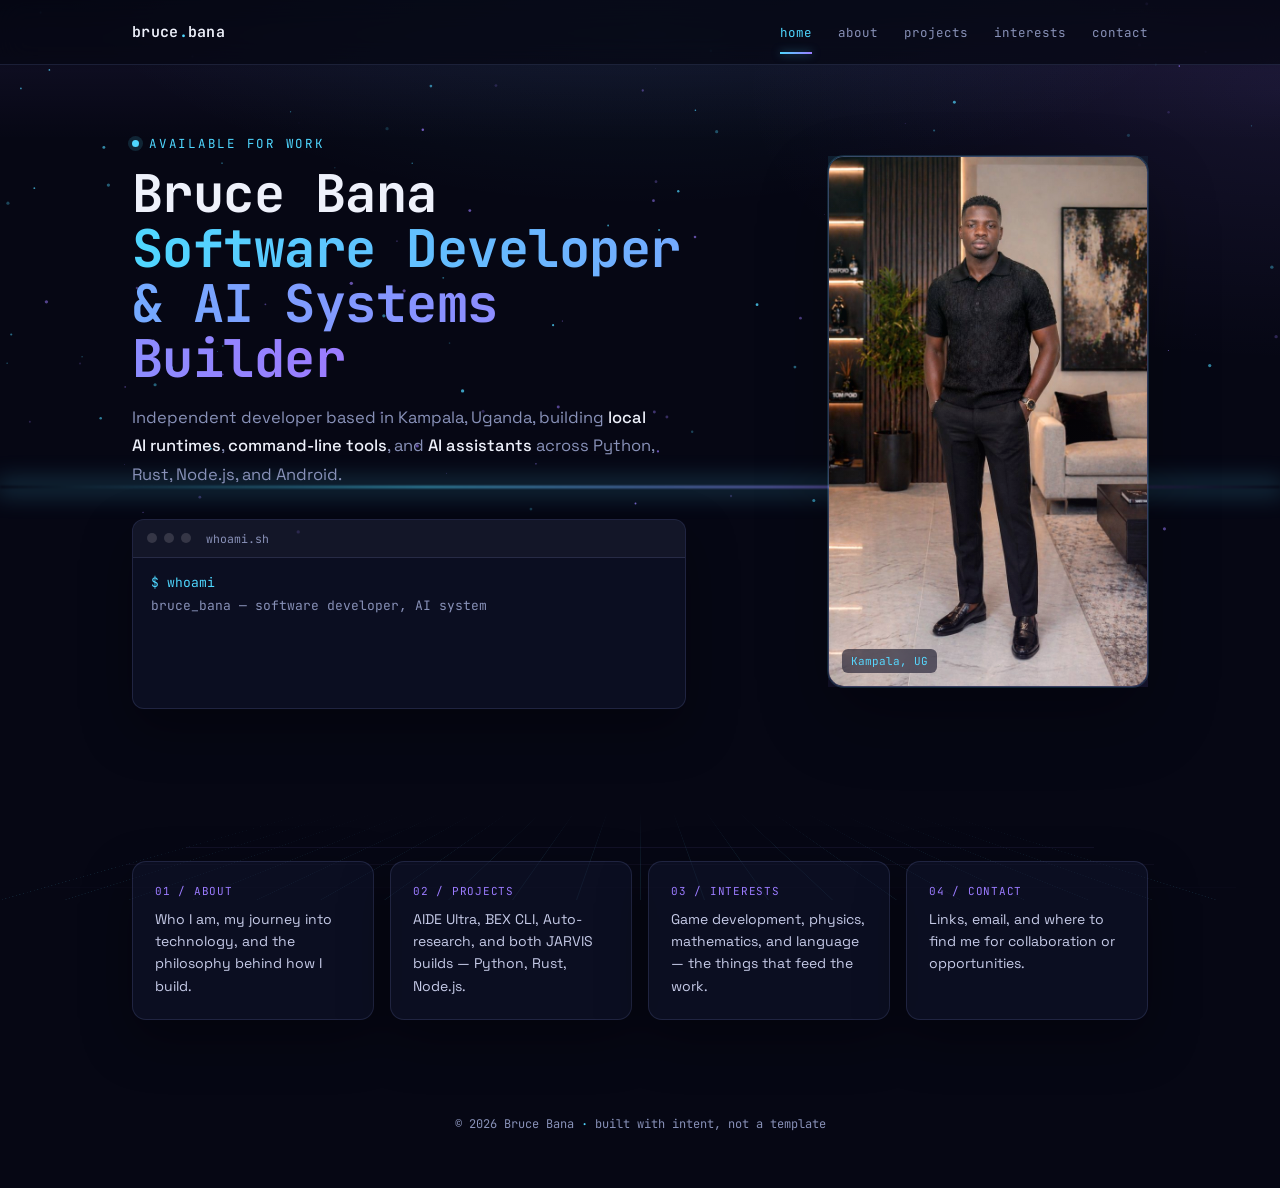
<file: index.html>
<!DOCTYPE html>
<html lang="en">
<head>
<meta charset="UTF-8">
<meta name="viewport" content="width=device-width, initial-scale=1.0">
<title>Bruce Bana | Software Developer & AI Systems Builder</title>
<meta name="theme-color" content="#060714">
<meta name="color-scheme" content="dark">
<meta name="description" content="Bruce Bana is a software developer building local AI runtimes, command-line tools, and AI assistants across Python, Rust, Node.js, and Android.">
<script type="application/ld+json">
{
 "@context":"https://schema.org",
 "@type":"Person",
 "name":"Bruce Bana",
 "alternateName":"Banalekaki Edward Joseph",
 "url":"https://brucebana00.medium.com",
 "jobTitle":"Software Developer",
 "sameAs":["https://medium.com/@brucebana00"]
}
</script>
<link rel="preconnect" href="https://fonts.googleapis.com">
<link rel="preconnect" href="https://fonts.gstatic.com" crossorigin>
<link href="https://fonts.googleapis.com/css2?family=JetBrains+Mono:wght@400;500;600;700&family=Space+Grotesk:wght@400;500;600;700&display=swap" rel="stylesheet">
<link rel="stylesheet" href="style.css">
<link rel="canonical" href="https://bruce-bana.github.io/bruce-Bana/">
</head>
<body data-page="home">

<div class="bg-layer">
  <canvas id="stars"></canvas>
  <div class="bg-grid"></div>
  <div class="horizon-glow"></div>
  <div class="scan-sweep"></div>
</div>

<nav>
  <div class="wrap">
    <a class="brand" href="index.html">bruce<span class="dot">.</span>bana</a>
    <div class="navlinks">
      <a href="index.html" data-page="home">home</a>
      <a href="about.html" data-page="about">about</a>
      <a href="projects.html" data-page="projects">projects</a>
      <a href="interests.html" data-page="interests">interests</a>
      <a href="contact.html" data-page="contact">contact</a>
    </div>
  </div>
</nav>

<main>
<header class="hero">
  <div class="wrap hero-grid">
    <div>
      <p class="eyebrow">available for work</p>
      <h1>Bruce Bana<br><span class="grad">Software Developer & AI Systems Builder</span></h1>
      <p class="role">Independent developer based in Kampala, Uganda, building <strong>local AI runtimes</strong>, <strong>command-line tools</strong>, and <strong>AI assistants</strong> across Python, Rust, Node.js, and Android.</p>
      <div class="term glass">
        <div class="term-bar"><span></span><span></span><span></span><div class="lbl">whoami.sh</div></div>
        <div class="term-body" id="termBody"></div>
      </div>
    </div>
    <div class="photo-wrap">
      <div class="photo-frame">
        <img src="profile.jpg" alt="Portrait of Bruce Bana">
        <div class="photo-tag">Kampala, UG</div>
      </div>
    </div>
  </div>
</header>

<section>
  <div class="wrap">
    <div class="int-grid">
      <a class="int-card glass" href="about.html" style="text-decoration:none;">
        <div class="ic-tag">01 / about</div>
        <p>Who I am, my journey into technology, and the philosophy behind how I build.</p>
      </a>
      <a class="int-card glass" href="projects.html" style="text-decoration:none;">
        <div class="ic-tag">02 / projects</div>
        <p>AIDE Ultra, BEX CLI, Auto-research, and both JARVIS builds — Python, Rust, Node.js.</p>
      </a>
      <a class="int-card glass" href="interests.html" style="text-decoration:none;">
        <div class="ic-tag">03 / interests</div>
        <p>Game development, physics, mathematics, and language — the things that feed the work.</p>
      </a>
      <a class="int-card glass" href="contact.html" style="text-decoration:none;">
        <div class="ic-tag">04 / contact</div>
        <p>Links, email, and where to find me for collaboration or opportunities.</p>
      </a>
    </div>
  </div>
</section>
</main>

<footer>
  <div class="wrap">© 2026 Bruce Bana <span class="dot">·</span> built with intent, not a template</div>
</footer>
<script src="script.js"></script>
</body>
</html>
</file>
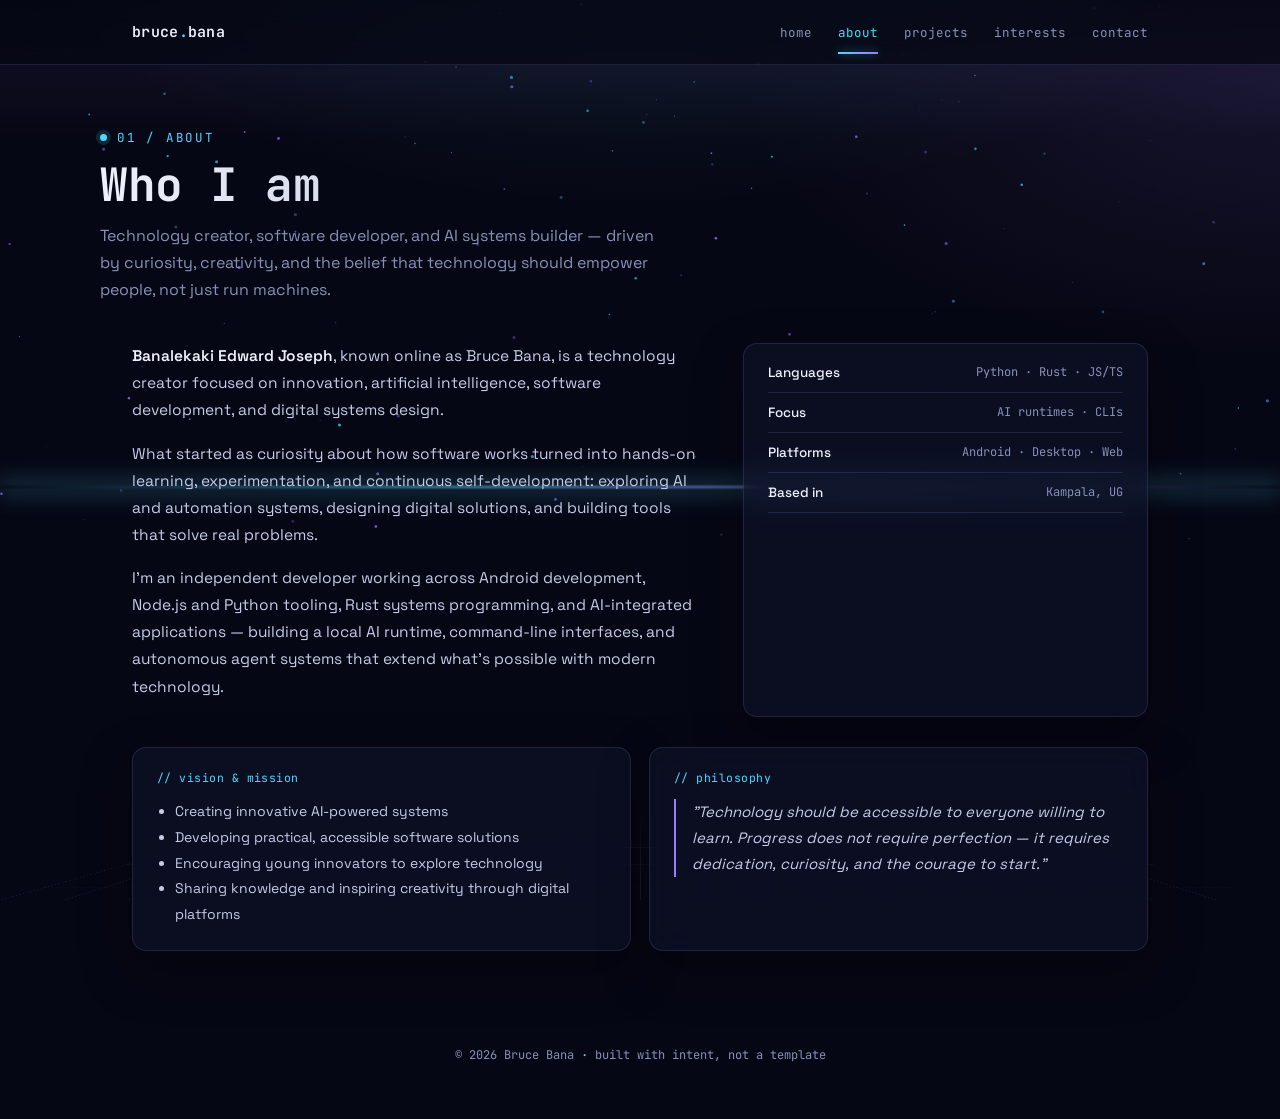
<file: about.html>
<!DOCTYPE html>
<html lang="en">
<head>
<meta charset="UTF-8">
<meta name="viewport" content="width=device-width, initial-scale=1.0">
<title>About | Bruce Bana</title>
<meta name="description" content="About Bruce Bana (Banalekaki Edward Joseph) — technology creator, software developer, and AI systems builder based in Kampala, Uganda.">
<link rel="preconnect" href="https://fonts.googleapis.com">
<link rel="preconnect" href="https://fonts.gstatic.com" crossorigin>
<link href="https://fonts.googleapis.com/css2?family=JetBrains+Mono:wght@400;500;600;700&family=Space+Grotesk:wght@400;500;600;700&display=swap" rel="stylesheet">
<link rel="stylesheet" href="style.css">
<link rel="canonical" href="https://bruce-bana.github.io/bruce-Bana/about.html">
</head>
<body data-page="about">

<div class="bg-layer">
  <canvas id="stars"></canvas>
  <div class="bg-grid"></div>
  <div class="horizon-glow"></div>
  <div class="scan-sweep"></div>
</div>

<nav>
  <div class="wrap">
    <a class="brand" href="index.html">bruce<span class="dot">.</span>bana</a>
    <div class="navlinks">
      <a href="index.html" data-page="home">home</a>
      <a href="about.html" data-page="about">about</a>
      <a href="projects.html" data-page="projects">projects</a>
      <a href="interests.html" data-page="interests">interests</a>
      <a href="contact.html" data-page="contact">contact</a>
    </div>
  </div>
</nav>

<main>
<div class="wrap page-head">
  <p class="eyebrow">01 / about</p>
  <h2 class="page-title">Who I am</h2>
  <p class="page-sub">Technology creator, software developer, and AI systems builder — driven by curiosity, creativity, and the belief that technology should empower people, not just run machines.</p>
</div>

<section style="padding-top:0; border-top:none;">
  <div class="wrap">
    <div class="about-grid">
      <div>
        <p><span class="legal-name">Banalekaki Edward Joseph</span>, known online as Bruce Bana, is a technology creator focused on innovation, artificial intelligence, software development, and digital systems design.</p>
        <p>What started as curiosity about how software works turned into hands-on learning, experimentation, and continuous self-development: exploring AI and automation systems, designing digital solutions, and building tools that solve real problems.</p>
        <p>I'm an independent developer working across Android development, Node.js and Python tooling, Rust systems programming, and AI-integrated applications — building a local AI runtime, command-line interfaces, and autonomous agent systems that extend what's possible with modern technology.</p>
      </div>
      <ul class="stack-list glass" style="padding:20px 24px; border-radius:14px;">
        <li><b>Languages</b><span>Python · Rust · JS/TS</span></li>
        <li><b>Focus</b><span>AI runtimes · CLIs</span></li>
        <li><b>Platforms</b><span>Android · Desktop · Web</span></li>
        <li><b>Based in</b><span>Kampala, UG</span></li>
      </ul>
    </div>

    <div class="vp-grid">
      <div class="vp-card glass">
        <div class="vp-tag">// vision & mission</div>
        <ul class="vp-list">
          <li>Creating innovative AI-powered systems</li>
          <li>Developing practical, accessible software solutions</li>
          <li>Encouraging young innovators to explore technology</li>
          <li>Sharing knowledge and inspiring creativity through digital platforms</li>
        </ul>
      </div>
      <div class="vp-card glass">
        <div class="vp-tag">// philosophy</div>
        <p class="vp-quote">"Technology should be accessible to everyone willing to learn. Progress does not require perfection — it requires dedication, curiosity, and the courage to start."</p>
      </div>
    </div>
  </div>
</section>
</main>

<footer>
  <div class="wrap">© 2026 Bruce Bana <span class="dot">·</span> built with intent, not a template</div>
</footer>
<script src="script.js"></script>
</body>
</html>
</file>
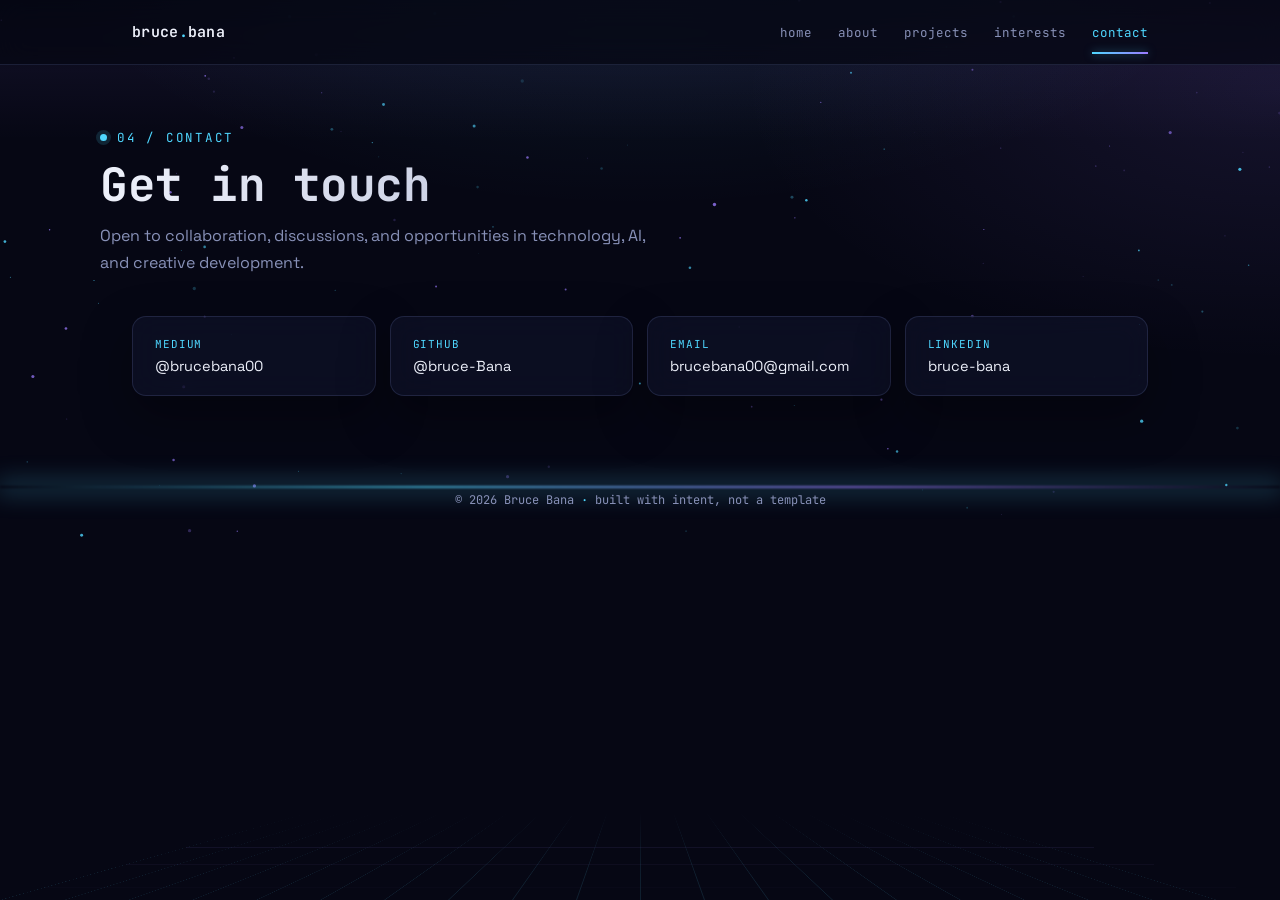
<file: contact.html>
<!DOCTYPE html>
<html lang="en">
<head>
<meta charset="UTF-8">
<meta name="viewport" content="width=device-width, initial-scale=1.0">
<title>Contact | Bruce Bana</title>
<meta name="description" content="Get in touch with Bruce Bana for collaboration, discussions, or opportunities in technology and AI.">
<link rel="preconnect" href="https://fonts.googleapis.com">
<link rel="preconnect" href="https://fonts.gstatic.com" crossorigin>
<link href="https://fonts.googleapis.com/css2?family=JetBrains+Mono:wght@400;500;600;700&family=Space+Grotesk:wght@400;500;600;700&display=swap" rel="stylesheet">
<link rel="stylesheet" href="style.css">
<link rel="canonical" href="https://bruce-bana.github.io/bruce-Bana/contact.html">
</head>
<body data-page="contact">

<div class="bg-layer">
  <canvas id="stars"></canvas>
  <div class="bg-grid"></div>
  <div class="horizon-glow"></div>
  <div class="scan-sweep"></div>
</div>

<nav>
  <div class="wrap">
    <a class="brand" href="index.html">bruce<span class="dot">.</span>bana</a>
    <div class="navlinks">
      <a href="index.html" data-page="home">home</a>
      <a href="about.html" data-page="about">about</a>
      <a href="projects.html" data-page="projects">projects</a>
      <a href="interests.html" data-page="interests">interests</a>
      <a href="contact.html" data-page="contact">contact</a>
    </div>
  </div>
</nav>

<main>
<div class="wrap page-head">
  <p class="eyebrow">04 / contact</p>
  <h2 class="page-title">Get in touch</h2>
  <p class="page-sub">Open to collaboration, discussions, and opportunities in technology, AI, and creative development.</p>
</div>

<section style="padding-top:0; border-top:none;">
  <div class="wrap">
    <div class="contact-grid">
      <a class="ccard glass" href="https://medium.com/@brucebana00" target="_blank" rel="noopener noreferrer">
        <div class="clbl">Medium</div>
        <div class="cval">@brucebana00</div>
      </a>
      <a class="ccard glass" href="https://github.com/bruce-Bana" target="_blank" rel="noopener noreferrer">
        <div class="clbl">GitHub</div>
        <div class="cval">@bruce-Bana</div>
      </a>
      <a class="ccard glass" href="mailto:brucebana00@gmail.com">
        <div class="clbl">Email</div>
        <div class="cval">brucebana00@gmail.com</div>
      </a>
      <a class="ccard glass" href="https://www.linkedin.com/in/bruce-bana" target="_blank" rel="noopener noreferrer">
        <div class="clbl">LinkedIn</div>
        <div class="cval">bruce-bana</div>
      </a>
    </div>
  </div>
</section>
</main>

<footer>
  <div class="wrap">© 2026 Bruce Bana <span class="dot">·</span> built with intent, not a template</div>
</footer>
<script src="script.js"></script>
</body>
</html>
</file>
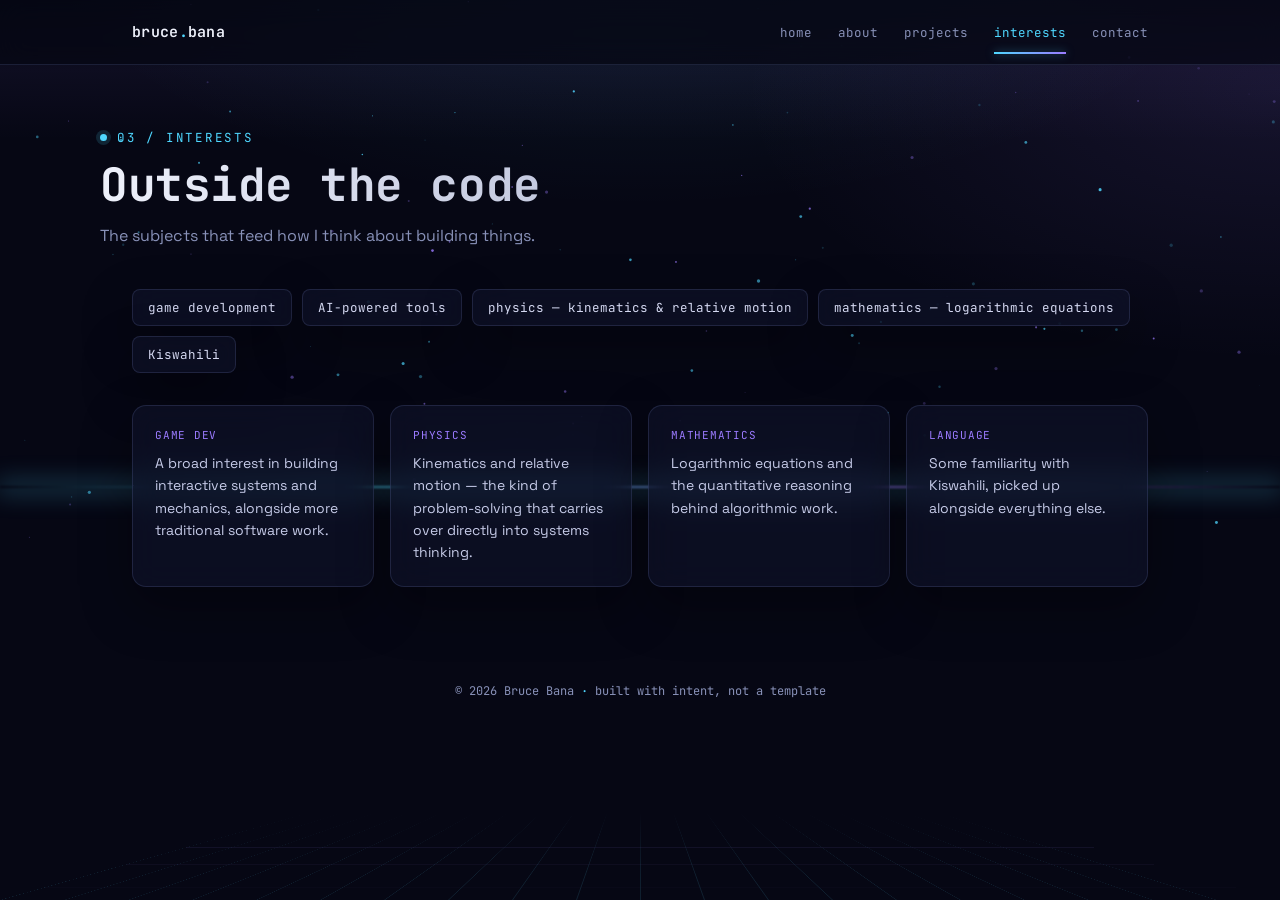
<file: interests.html>
<!DOCTYPE html>
<html lang="en">
<head>
<meta charset="UTF-8">
<meta name="viewport" content="width=device-width, initial-scale=1.0">
<title>Interests | Bruce Bana</title>
<meta name="description" content="Bruce Bana's interests: game development, AI-powered tools, physics, mathematics, and language.">
<link rel="preconnect" href="https://fonts.googleapis.com">
<link rel="preconnect" href="https://fonts.gstatic.com" crossorigin>
<link href="https://fonts.googleapis.com/css2?family=JetBrains+Mono:wght@400;500;600;700&family=Space+Grotesk:wght@400;500;600;700&display=swap" rel="stylesheet">
<link rel="stylesheet" href="style.css">
<link rel="canonical" href="https://bruce-bana.github.io/bruce-Bana/interests.html">
</head>
<body data-page="interests">

<div class="bg-layer">
  <canvas id="stars"></canvas>
  <div class="bg-grid"></div>
  <div class="horizon-glow"></div>
  <div class="scan-sweep"></div>
</div>

<nav>
  <div class="wrap">
    <a class="brand" href="index.html">bruce<span class="dot">.</span>bana</a>
    <div class="navlinks">
      <a href="index.html" data-page="home">home</a>
      <a href="about.html" data-page="about">about</a>
      <a href="projects.html" data-page="projects">projects</a>
      <a href="interests.html" data-page="interests">interests</a>
      <a href="contact.html" data-page="contact">contact</a>
    </div>
  </div>
</nav>

<main>
<div class="wrap page-head">
  <p class="eyebrow">03 / interests</p>
  <h2 class="page-title">Outside the code</h2>
  <p class="page-sub">The subjects that feed how I think about building things.</p>
</div>

<section style="padding-top:0; border-top:none;">
  <div class="wrap">
    <div class="tags" style="margin-bottom:8px;">
      <div class="tag glass">game development</div>
      <div class="tag glass">AI-powered tools</div>
      <div class="tag glass">physics — kinematics &amp; relative motion</div>
      <div class="tag glass">mathematics — logarithmic equations</div>
      <div class="tag glass">Kiswahili</div>
    </div>

    <div class="int-grid">
      <div class="int-card glass">
        <div class="ic-tag">game dev</div>
        <p>A broad interest in building interactive systems and mechanics, alongside more traditional software work.</p>
      </div>
      <div class="int-card glass">
        <div class="ic-tag">physics</div>
        <p>Kinematics and relative motion — the kind of problem-solving that carries over directly into systems thinking.</p>
      </div>
      <div class="int-card glass">
        <div class="ic-tag">mathematics</div>
        <p>Logarithmic equations and the quantitative reasoning behind algorithmic work.</p>
      </div>
      <div class="int-card glass">
        <div class="ic-tag">language</div>
        <p>Some familiarity with Kiswahili, picked up alongside everything else.</p>
      </div>
    </div>
  </div>
</section>
</main>

<footer>
  <div class="wrap">© 2026 Bruce Bana <span class="dot">·</span> built with intent, not a template</div>
</footer>
<script src="script.js"></script>
</body>
</html>
</file>
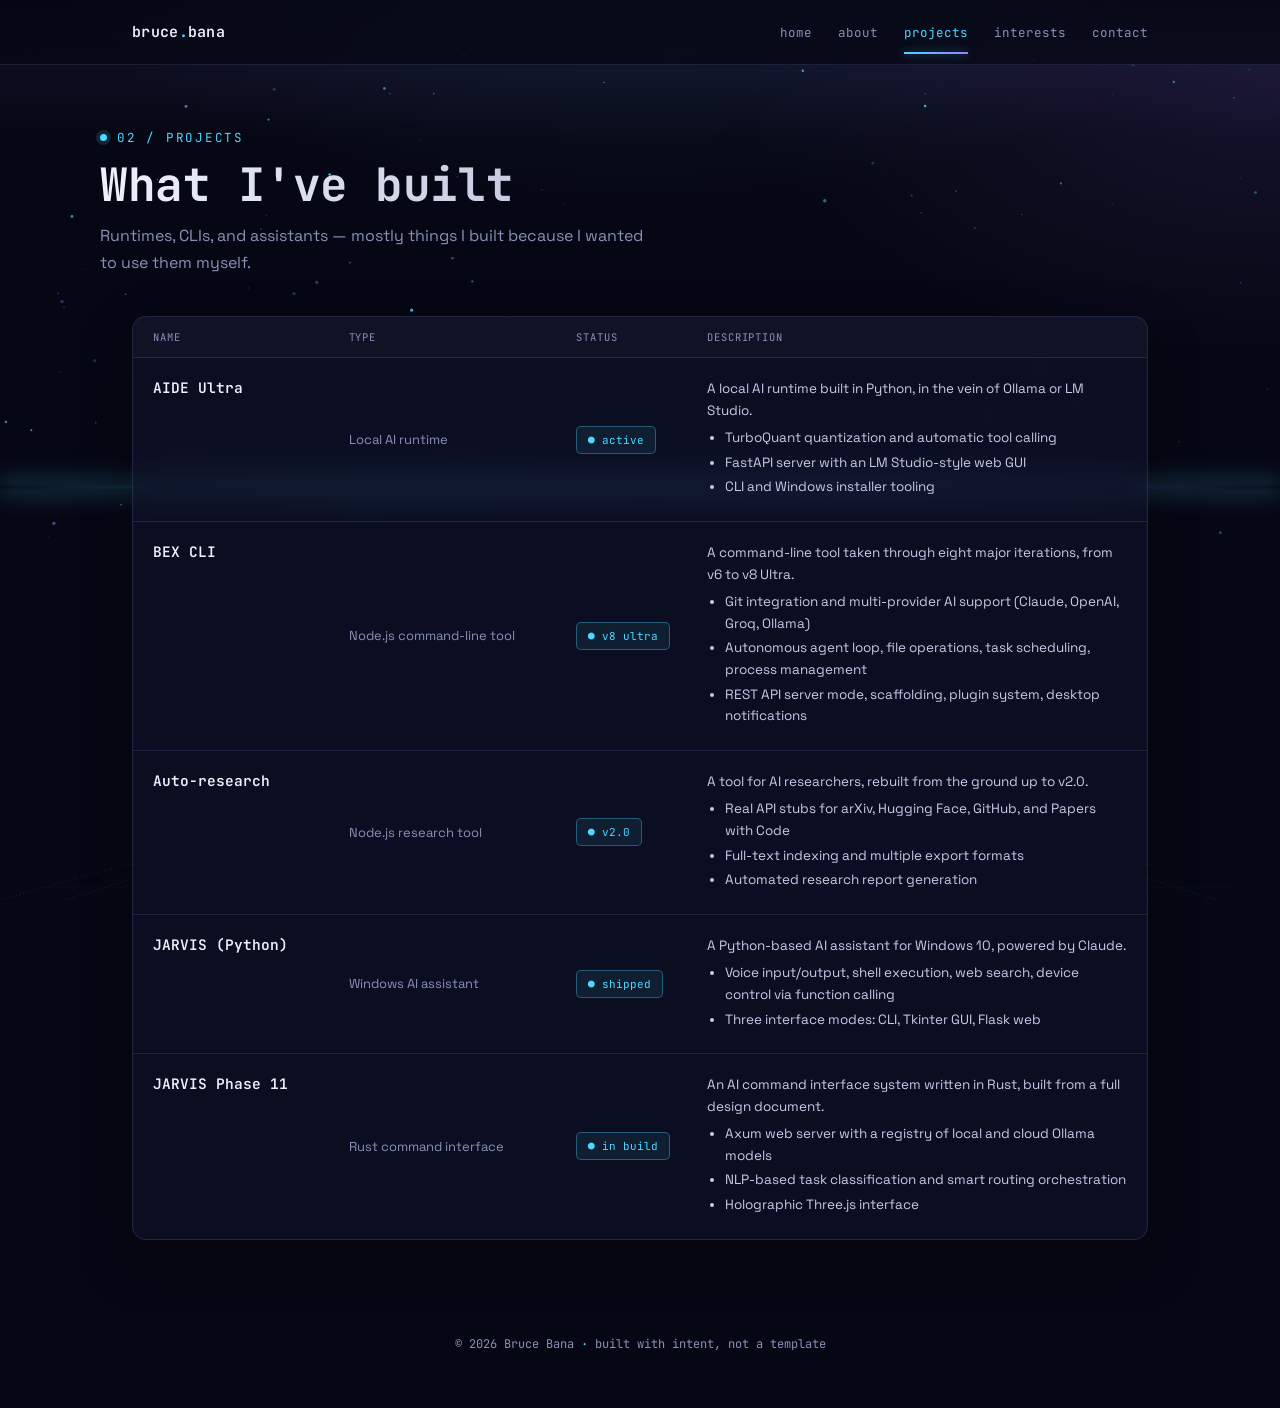
<file: projects.html>
<!DOCTYPE html>
<html lang="en">
<head>
<meta charset="UTF-8">
<meta name="viewport" content="width=device-width, initial-scale=1.0">
<title>Projects | Bruce Bana</title>
<meta name="description" content="Projects by Bruce Bana: AIDE Ultra, BEX CLI, Auto-research, and the JARVIS AI assistant builds in Python and Rust.">
<link rel="preconnect" href="https://fonts.googleapis.com">
<link rel="preconnect" href="https://fonts.gstatic.com" crossorigin>
<link href="https://fonts.googleapis.com/css2?family=JetBrains+Mono:wght@400;500;600;700&family=Space+Grotesk:wght@400;500;600;700&display=swap" rel="stylesheet">
<link rel="stylesheet" href="style.css">
<link rel="canonical" href="https://bruce-bana.github.io/bruce-Bana/projects.html">
</head>
<body data-page="projects">

<div class="bg-layer">
  <canvas id="stars"></canvas>
  <div class="bg-grid"></div>
  <div class="horizon-glow"></div>
  <div class="scan-sweep"></div>
</div>

<nav>
  <div class="wrap">
    <a class="brand" href="index.html">bruce<span class="dot">.</span>bana</a>
    <div class="navlinks">
      <a href="index.html" data-page="home">home</a>
      <a href="about.html" data-page="about">about</a>
      <a href="projects.html" data-page="projects">projects</a>
      <a href="interests.html" data-page="interests">interests</a>
      <a href="contact.html" data-page="contact">contact</a>
    </div>
  </div>
</nav>

<main>
<div class="wrap page-head">
  <p class="eyebrow">02 / projects</p>
  <h2 class="page-title">What I've built</h2>
  <p class="page-sub">Runtimes, CLIs, and assistants — mostly things I built because I wanted to use them myself.</p>
</div>

<section style="padding-top:0; border-top:none;">
  <div class="wrap">
    <div class="ptable glass">
      <div class="prow head">
        <div>name</div><div>type</div><div>status</div><div>description</div>
      </div>

      <div class="prow">
        <div class="pname">AIDE Ultra</div>
        <div class="ptype">Local AI runtime</div>
        <div class="pstatus">● active</div>
        <div class="pdesc">
          A local AI runtime built in Python, in the vein of Ollama or LM Studio.
          <ul>
            <li>TurboQuant quantization and automatic tool calling</li>
            <li>FastAPI server with an LM Studio-style web GUI</li>
            <li>CLI and Windows installer tooling</li>
          </ul>
        </div>
      </div>

      <div class="prow">
        <div class="pname">BEX CLI</div>
        <div class="ptype">Node.js command-line tool</div>
        <div class="pstatus">● v8 ultra</div>
        <div class="pdesc">
          A command-line tool taken through eight major iterations, from v6 to v8 Ultra.
          <ul>
            <li>Git integration and multi-provider AI support (Claude, OpenAI, Groq, Ollama)</li>
            <li>Autonomous agent loop, file operations, task scheduling, process management</li>
            <li>REST API server mode, scaffolding, plugin system, desktop notifications</li>
          </ul>
        </div>
      </div>

      <div class="prow">
        <div class="pname">Auto-research</div>
        <div class="ptype">Node.js research tool</div>
        <div class="pstatus">● v2.0</div>
        <div class="pdesc">
          A tool for AI researchers, rebuilt from the ground up to v2.0.
          <ul>
            <li>Real API stubs for arXiv, Hugging Face, GitHub, and Papers with Code</li>
            <li>Full-text indexing and multiple export formats</li>
            <li>Automated research report generation</li>
          </ul>
        </div>
      </div>

      <div class="prow">
        <div class="pname">JARVIS (Python)</div>
        <div class="ptype">Windows AI assistant</div>
        <div class="pstatus">● shipped</div>
        <div class="pdesc">
          A Python-based AI assistant for Windows 10, powered by Claude.
          <ul>
            <li>Voice input/output, shell execution, web search, device control via function calling</li>
            <li>Three interface modes: CLI, Tkinter GUI, Flask web</li>
          </ul>
        </div>
      </div>

      <div class="prow">
        <div class="pname">JARVIS Phase 11</div>
        <div class="ptype">Rust command interface</div>
        <div class="pstatus">● in build</div>
        <div class="pdesc">
          An AI command interface system written in Rust, built from a full design document.
          <ul>
            <li>Axum web server with a registry of local and cloud Ollama models</li>
            <li>NLP-based task classification and smart routing orchestration</li>
            <li>Holographic Three.js interface</li>
          </ul>
        </div>
      </div>

    </div>
  </div>
</section>
</main>

<footer>
  <div class="wrap">© 2026 Bruce Bana <span class="dot">·</span> built with intent, not a template</div>
</footer>
<script src="script.js"></script>
</body>
</html>
</file>
<file: style.css>
/* ============================================================
   Bruce Bana — site-wide styles
   Theme: holographic / near-future HUD, blue-violet, glass panels
   ============================================================ */

:root{
  --bg:#060714;
  --bg-2:#0a0c22;
  --glass: rgba(18,22,46,0.52);
  --glass-solid:#12142c;
  --line: rgba(158,178,255,0.14);
  --line-strong: rgba(158,178,255,0.28);
  --text:#eef1fb;
  --muted:#8891b8;
  --cyan:#4fd7ff;
  --cyan-dim: rgba(79,215,255,0.14);
  --violet:#9b7bff;
  --violet-dim: rgba(155,123,255,0.16);
  --magenta:#ff5fd1;
  --mono: 'JetBrains Mono', ui-monospace, monospace;
  --sans: 'Space Grotesk', 'Inter', system-ui, sans-serif;
}
*{box-sizing:border-box;}
html{scroll-behavior:smooth;}
body{
  margin:0;
  background:var(--bg);
  color:var(--text);
  font-family:var(--sans);
  -webkit-font-smoothing:antialiased;
  position:relative;
  min-height:100vh;
}
::selection{background:var(--violet-dim); color:var(--cyan);}
a{color:inherit;}
.wrap{max-width:1080px; margin:0 auto; padding:0 32px;}

/* ---------- ANIMATED BACKGROUND (all pages) ---------- */
.bg-layer{position:fixed; inset:0; z-index:0; pointer-events:none; overflow:hidden; background:
  radial-gradient(ellipse 80% 55% at 50% -10%, rgba(79,215,255,0.10), transparent 60%),
  radial-gradient(ellipse 70% 50% at 100% 10%, rgba(155,123,255,0.10), transparent 60%),
  var(--bg);
}
#stars{position:absolute; inset:0; width:100%; height:100%; display:block;}
.bg-grid{
  position:absolute; left:0; right:0; bottom:0; height:46vh;
  background-image:
    linear-gradient(rgba(155,123,255,0.16) 1px, transparent 1px),
    linear-gradient(90deg, rgba(79,215,255,0.14) 1px, transparent 1px);
  background-size:64px 64px;
  transform:perspective(340px) rotateX(62deg);
  transform-origin:bottom;
  mask-image:linear-gradient(to top, #000 15%, transparent 85%);
  -webkit-mask-image:linear-gradient(to top, #000 15%, transparent 85%);
  animation:grid-scroll 6s linear infinite;
  opacity:0.8;
}
@keyframes grid-scroll{ 0%{background-position:0 0, 0 0;} 100%{background-position:0 64px, 0 64px;} }
.horizon-glow{
  position:absolute; left:0; right:0; bottom:calc(46vh - 2px); height:2px;
  background:linear-gradient(90deg, transparent, rgba(79,215,255,0.7), rgba(155,123,255,0.7), transparent);
  filter:blur(1px);
  box-shadow:0 0 24px 4px rgba(79,215,255,0.35);
}
.scan-sweep{
  position:absolute; left:0; right:0; height:140px;
  background:linear-gradient(to bottom, transparent, rgba(155,123,255,0.05), transparent);
  animation:sweep 11s linear infinite;
}
@keyframes sweep{ 0%{top:-140px;} 100%{top:100%;} }

nav, main, footer{position:relative; z-index:1;}

/* ---------- NAV ---------- */
nav{position:sticky; top:0; z-index:20; background:rgba(6,7,20,0.72); backdrop-filter:blur(14px); border-bottom:1px solid var(--line);}
nav .wrap{display:flex; align-items:center; justify-content:space-between; height:64px;}
.brand{font-family:var(--mono); font-weight:600; letter-spacing:0.02em; font-size:15px; text-decoration:none;}
.brand .dot{color:var(--cyan);}
.navlinks{display:flex; gap:26px; font-family:var(--mono); font-size:12.5px; text-transform:lowercase;}
.navlinks a{color:var(--muted); text-decoration:none; transition:color .15s; padding:4px 0; position:relative;}
.navlinks a:hover{color:var(--cyan);}
.navlinks a.active{color:var(--cyan);}
.navlinks a.active::after{content:''; position:absolute; left:0; right:0; bottom:-9px; height:2px; background:linear-gradient(90deg,var(--cyan),var(--violet)); box-shadow:0 0 8px rgba(79,215,255,0.5);}

/* ---------- GLASS UTILITIES ---------- */
.glass{
  background:var(--glass); border:1px solid var(--line); border-radius:14px;
  backdrop-filter:blur(14px); -webkit-backdrop-filter:blur(14px);
  box-shadow:0 20px 50px rgba(0,0,0,0.35);
}
.glow-border{border-image:none; box-shadow:0 0 0 1px rgba(79,215,255,0.18), 0 0 30px rgba(155,123,255,0.10);}

/* ---------- PAGE HEADER (non-home pages) ---------- */
.page-head{padding:64px 0 40px;}
.eyebrow{font-family:var(--mono); font-size:12.5px; color:var(--cyan); letter-spacing:0.14em; text-transform:uppercase; margin:0 0 14px; display:flex; align-items:center; gap:10px;}
.eyebrow::before{content:''; width:7px; height:7px; border-radius:50%; background:var(--cyan); box-shadow:0 0 0 4px var(--cyan-dim);}
.page-title{font-family:var(--mono); font-weight:700; font-size:clamp(30px,4.6vw,46px); line-height:1.08; margin:0 0 12px; letter-spacing:-0.01em; background:linear-gradient(90deg,var(--text),var(--muted)); -webkit-background-clip:text; background-clip:text; color:transparent;}
.page-sub{font-size:16px; color:var(--muted); max-width:56ch; line-height:1.7; margin:0;}

/* ---------- HERO (home only) ---------- */
header.hero{padding:70px 0 60px;}
.hero-grid{display:grid; grid-template-columns:1.15fr 0.85fr; gap:52px; align-items:center;}
h1{font-family:var(--mono); font-weight:700; font-size:clamp(32px,5vw,52px); line-height:1.06; margin:0 0 18px; letter-spacing:-0.01em;}
h1 .grad{background:linear-gradient(90deg,var(--cyan),var(--violet)); -webkit-background-clip:text; background-clip:text; color:transparent;}
.role{font-size:16.5px; color:var(--muted); max-width:48ch; line-height:1.7; margin:0 0 30px;}
.role strong{color:var(--text); font-weight:500;}

.term{border-radius:12px; overflow:hidden; font-family:var(--mono); font-size:13px;}
.term-bar{display:flex; align-items:center; gap:7px; padding:11px 14px; background:rgba(255,255,255,0.03); border-bottom:1px solid var(--line);}
.term-bar span{width:10px; height:10px; border-radius:50%; background:rgba(255,255,255,0.14);}
.term-bar .lbl{margin-left:8px; color:var(--muted); font-size:11.5px;}
.term-body{padding:16px 18px 20px; color:#b9c1e8; min-height:150px;}
.term-body .ln{margin:0 0 6px; white-space:pre-wrap;}
.term-body .prompt{color:var(--cyan);}
.term-body .out{color:var(--muted);}
.cursor{display:inline-block; width:7px; height:14px; background:var(--violet); vertical-align:-2px; animation:blink 1s step-end infinite; box-shadow:0 0 8px rgba(155,123,255,0.7);}
@keyframes blink{50%{opacity:0;}}

.photo-wrap{position:relative; justify-self:end;}
.photo-frame{width:100%; max-width:320px; aspect-ratio:700/1162; border-radius:16px; overflow:hidden; border:1px solid var(--line-strong); box-shadow:0 0 0 1px rgba(79,215,255,0.15), 0 30px 70px rgba(0,0,0,0.3);}
.photo-frame img{width:100%; height:100%; object-fit:cover; display:block; filter:saturate(1.02) contrast(1.02);}
.photo-frame::after{content:''; position:absolute; inset:0; background:linear-gradient(160deg, rgba(79,215,255,0.10), transparent 40%, rgba(155,123,255,0.10)); mix-blend-mode:screen;}
.photo-tag{position:absolute; left:14px; bottom:14px; font-family:var(--mono); font-size:11px; color:var(--cyan); background:rgba(6,7,20,0.6); backdrop-filter:blur(6px); padding:5px 9px; border-radius:6px;}

/* ---------- SECTION SHELL ---------- */
section{padding:60px 0;}
main section + section{border-top:1px solid var(--line);}
.sec-head{display:flex; align-items:baseline; gap:14px; margin-bottom:32px;}
.sec-tag{font-family:var(--mono); font-size:12px; color:var(--cyan);}
.sec-title{font-family:var(--mono); font-size:21px; font-weight:600; margin:0;}
.sec-rule{flex:1; height:1px; background:var(--line);}

/* ---------- ABOUT CONTENT ---------- */
.about-grid{display:grid; grid-template-columns:1.4fr 1fr; gap:44px;}
.about-grid p{color:#c6cbe8; line-height:1.75; font-size:15.5px; margin:0 0 16px;}
.legal-name{color:var(--text); font-weight:600;}
.stack-list{list-style:none; margin:0; padding:0;}
.stack-list li{display:flex; justify-content:space-between; padding:11px 0; border-bottom:1px solid var(--line); font-size:13.5px;}
.stack-list li:first-child{padding-top:0;}
.stack-list b{font-weight:500; color:var(--text);}
.stack-list span{font-family:var(--mono); color:var(--muted); font-size:12px;}

.vp-grid{display:grid; grid-template-columns:1fr 1fr; gap:18px; margin-top:30px;}
.vp-card{padding:22px 24px;}
.vp-tag{font-family:var(--mono); font-size:11.5px; color:var(--cyan); letter-spacing:0.04em; margin-bottom:14px;}
.vp-list{margin:0; padding-left:18px; color:#c6cbe8; font-size:14px; line-height:1.85;}
.vp-quote{margin:0; color:#c6cbe8; font-size:15px; line-height:1.75; font-style:italic; border-left:2px solid var(--violet); padding-left:16px;}

/* ---------- PROJECTS ---------- */
.ptable{border-radius:14px; overflow:hidden;}
.prow{display:grid; grid-template-columns:1.1fr 1.3fr 0.7fr 2.6fr; gap:18px; padding:20px; border-bottom:1px solid var(--line); align-items:start;}
.prow:last-child{border-bottom:none;}
.prow.head{font-family:var(--mono); font-size:10.5px; letter-spacing:0.08em; text-transform:uppercase; color:var(--muted); background:rgba(255,255,255,0.02); padding:13px 20px;}
.prow .pname{font-family:var(--mono); font-weight:600; font-size:14.5px; color:var(--text);}
.prow .ptype{color:var(--muted); font-size:13px; align-self:center;}
.prow .pstatus{font-family:var(--mono); font-size:11px; align-self:center; justify-self:start; color:var(--cyan); border:1px solid rgba(79,215,255,0.35); background:rgba(79,215,255,0.08); padding:6px 11px; border-radius:5px;}
.prow .pdesc{color:#c6cbe8; font-size:13.5px; line-height:1.6;}
.prow .pdesc ul{margin:6px 0 0; padding-left:18px;}
.prow .pdesc li{margin-bottom:3px;}

/* ---------- INTERESTS ---------- */
.tags{display:flex; flex-wrap:wrap; gap:10px;}
.tag{font-family:var(--mono); font-size:12.5px; color:#d5d9f2; padding:9px 15px; border-radius:8px;}
.int-grid{display:grid; grid-template-columns:repeat(auto-fit,minmax(210px,1fr)); gap:16px; margin-top:32px;}
.int-card{padding:22px;}
.int-card .ic-tag{font-family:var(--mono); font-size:11px; color:var(--violet); margin-bottom:10px; text-transform:uppercase; letter-spacing:0.07em;}
.int-card p{margin:0; color:#c6cbe8; font-size:14px; line-height:1.6;}

/* ---------- CONTACT ---------- */
.contact-grid{display:grid; grid-template-columns:repeat(auto-fit,minmax(220px,1fr)); gap:14px;}
.ccard{padding:20px 22px; text-decoration:none; display:block; transition:border-color .15s, transform .15s, box-shadow .15s;}
.ccard:hover{border-color:rgba(79,215,255,0.4); transform:translateY(-2px); box-shadow:0 0 0 1px rgba(79,215,255,0.25), 0 20px 40px rgba(0,0,0,0.4);}
.ccard .clbl{font-family:var(--mono); font-size:11px; color:var(--cyan); margin-bottom:6px; text-transform:uppercase; letter-spacing:0.08em;}
.ccard .cval{font-size:14.5px; color:var(--text); word-break:break-word;}
.ccard .cval.placeholder{color:var(--muted); font-style:italic;}

footer{padding:36px 0 56px; text-align:center; font-family:var(--mono); font-size:12px; color:var(--muted);}
footer .dot{color:var(--cyan);}

/* ---------- RESPONSIVE ---------- */
@media (max-width:820px){
  .hero-grid{grid-template-columns:1fr;}
  .photo-wrap{justify-self:start;}
  .photo-frame{max-width:250px;}
  .about-grid, .vp-grid{grid-template-columns:1fr;}
  .prow{grid-template-columns:1fr; gap:6px;}
  .prow.head{display:none;}
  .prow .pstatus{justify-self:start;}
  .navlinks{display:none;}
  .bg-grid{height:32vh;}
}
@media (prefers-reduced-motion: reduce){
  .bg-grid, .scan-sweep, .cursor{animation:none;}
  html{scroll-behavior:auto;}
}
</file>
